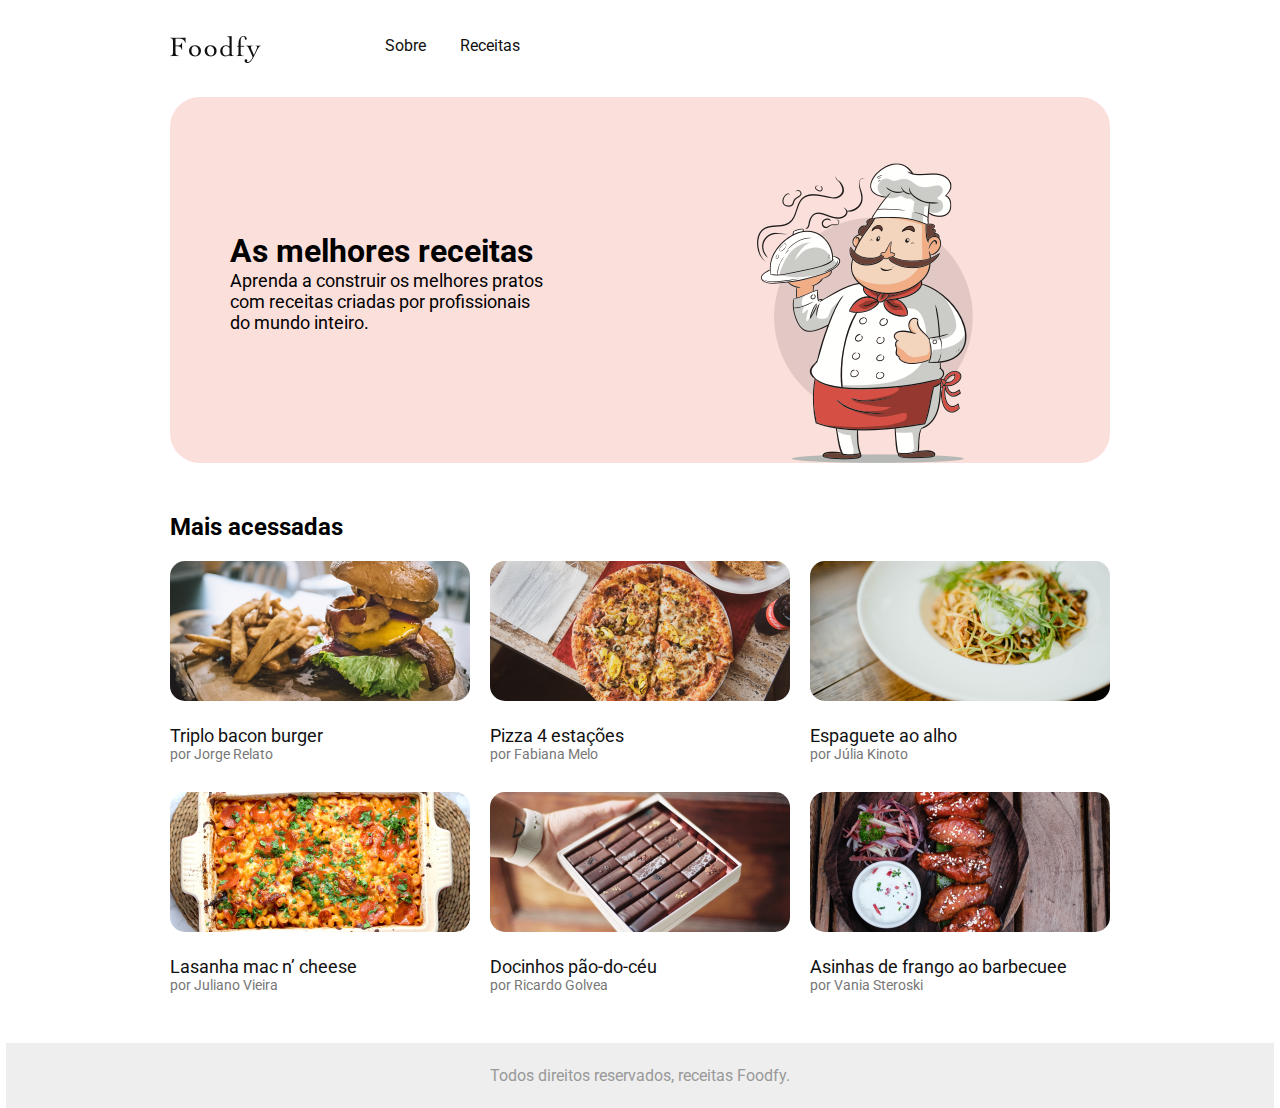
<file: index.html>
<!DOCTYPE html>
<html lang="pt">
<head>
  <meta charset="UTF-8">
  <meta name="viewport" content="width=device-width, initial-scale=1.0">
  <title>Foodfy</title>
  <link rel="stylesheet" href="style.css">
</head>
<body>
  
  <header>
    <div class="header-menu">
      
      <a class="logo" href="/"><img  src="images/logo.png" alt="Foodfy"></a>
      
      <a class="menu" href="about.html">Sobre</a>
      <a class="menu">Receitas</a>
    </div>
  </header>


  <section>
    <div class="banner">
      <div class="text-banner">
        <h2>As melhores receitas</h2>
        <p>Aprenda a construir os melhores pratos com receitas criadas por profissionais do mundo inteiro.</p>
      </div>
      <div>
        <img src="images/chef.png" alt="Foodfy logo">
      </div>
    </div>
  </section>

  <main>
    <div class="cards-main">
      <div>
        <h2>Mais acessadas</h2>
      </div>
      <div class="cards">
        <div class="card">
          <img src="images/burger.png" alt="Burger">
          <p class="recipe-name">Triplo bacon burger</p>
          <p class="recipe-author">por Jorge Relato</p>      
        </div>

        <div class="card">
          <img src="images/pizza.png" alt="Burger">
          <p class="recipe-name">Pizza 4 estações</p>
          <p class="recipe-author">por Fabiana Melo</p>          
        </div>

        <div class="card">
          <img src="images/espaguete.png" alt="Burger">
          <p class="recipe-name">Espaguete ao alho</p>
          <p class="recipe-author">por Júlia Kinoto</p>           
        </div>

        <div class="card">
          <img src="images/lasanha.png" alt="Burger">
          <p class="recipe-name">Lasanha mac n’ cheese</p>
          <p class="recipe-author">por Juliano Vieira</p>            
        </div>

        <div class="card">
          <img src="images/doce.png" alt="Burger">
          <p class="recipe-name">Docinhos pão-do-céu</p>
          <p class="recipe-author">por Ricardo Golvea</p>            
        </div>

        <div class="card">
          <img src="images/asinhas.png" alt="Burger">
          <p class="recipe-name">Asinhas de frango ao barbecuee</p>
          <p class="recipe-author">por Vania Steroski</p>            
        </div>

      </div>
    </div>
  </main>

  <footer>
    <div class="footer">
      <p>Todos direitos reservados, receitas Foodfy.</p>
    </div>
  </footer>

</body>
</html>
</file>
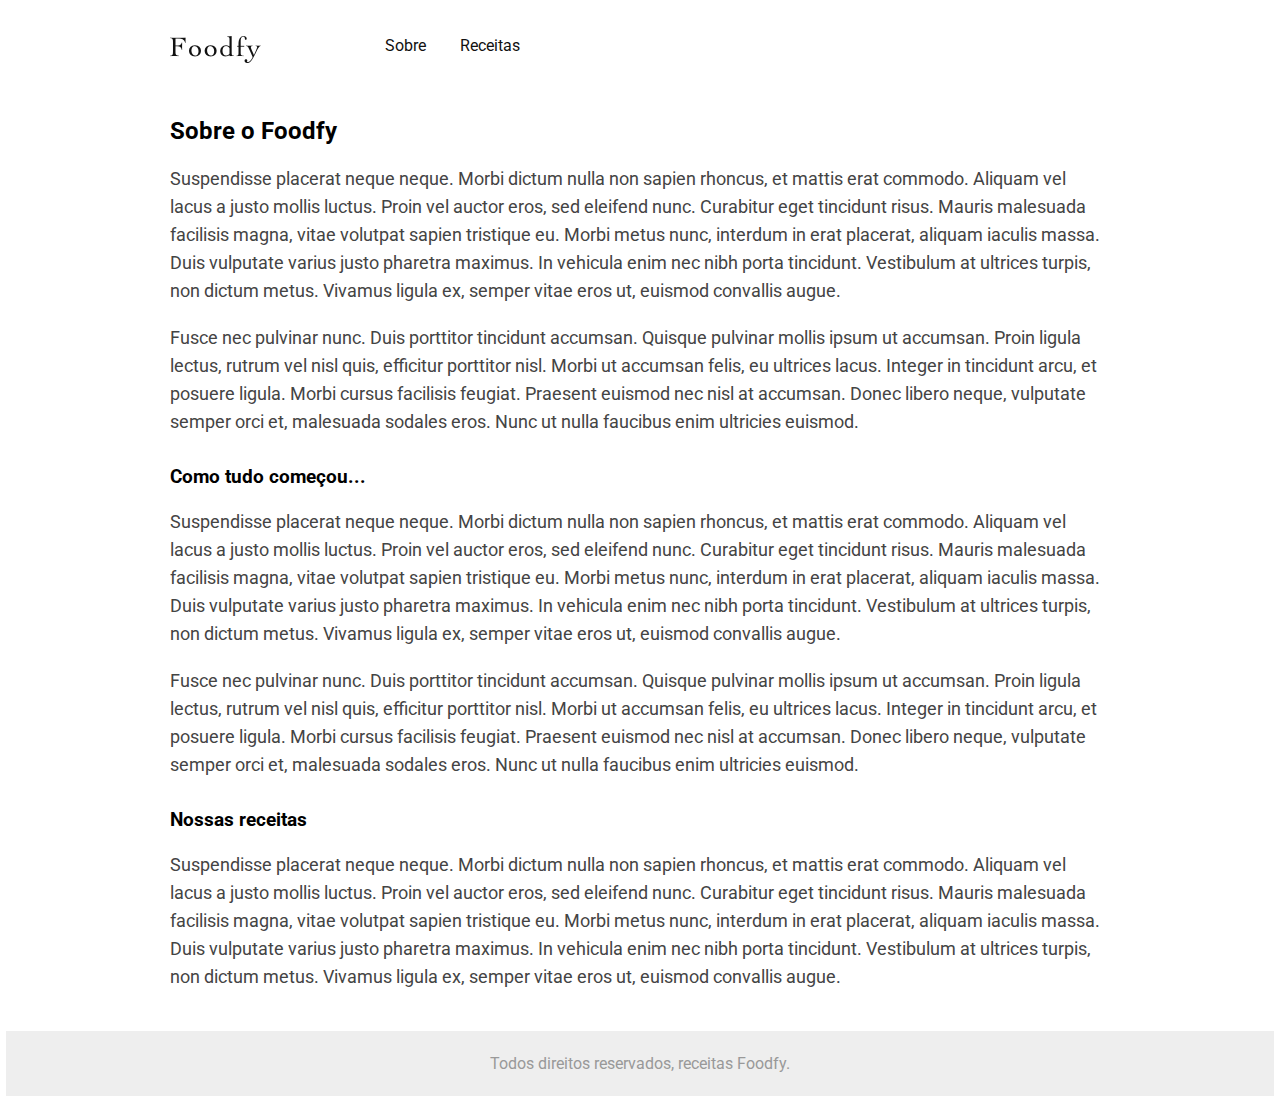
<file: about.html>
<!DOCTYPE html>
<html lang="pt">
<head>
  <meta charset="UTF-8">
  <meta name="viewport" content="width=device-width, initial-scale=1.0">
  <title>Foodfy</title>
  <link rel="stylesheet" href="style.css">
</head>
<body>
  
  <header>
    <div class="header-menu">
      
      <a class="logo" href="index.html"><img  src="images/logo.png" alt="Foodfy"></a>
      
      <a class="menu" href="about.html">Sobre</a>
      <a class="menu" href="recipes.html">Receitas</a>
    </div>
  </header>

  <main>
    <div class="about">
      <div>
        <h2>Sobre o Foodfy</h2>
        <p>
          Suspendisse placerat neque neque. Morbi dictum nulla non sapien rhoncus, et mattis erat commodo. Aliquam vel lacus a justo mollis luctus. Proin vel auctor eros, sed eleifend nunc. Curabitur eget tincidunt risus. Mauris malesuada facilisis magna, vitae volutpat sapien tristique eu. Morbi metus nunc, interdum in erat placerat, aliquam iaculis massa. Duis vulputate varius justo pharetra maximus. In vehicula enim nec nibh porta tincidunt. Vestibulum at ultrices turpis, non dictum metus. Vivamus ligula ex, semper vitae eros ut, euismod convallis augue.
        </p>
        <br>
        <p>
          Fusce nec pulvinar nunc. Duis porttitor tincidunt accumsan. Quisque pulvinar mollis ipsum ut accumsan. Proin ligula lectus, rutrum vel nisl quis, efficitur porttitor nisl. Morbi ut accumsan felis, eu ultrices lacus. Integer in tincidunt arcu, et posuere ligula. Morbi cursus facilisis feugiat. Praesent euismod nec nisl at accumsan. Donec libero neque, vulputate semper orci et, malesuada sodales eros. Nunc ut nulla faucibus enim ultricies euismod.
        </p>
      </div>
      <div>
        <h3>Como tudo começou...</h3>
        <p>
          Suspendisse placerat neque neque. Morbi dictum nulla non sapien rhoncus, et mattis erat commodo. Aliquam vel lacus a justo mollis luctus. Proin vel auctor eros, sed eleifend nunc. Curabitur eget tincidunt risus. Mauris malesuada facilisis magna, vitae volutpat sapien tristique eu. Morbi metus nunc, interdum in erat placerat, aliquam iaculis massa. Duis vulputate varius justo pharetra maximus. In vehicula enim nec nibh porta tincidunt. Vestibulum at ultrices turpis, non dictum metus. Vivamus ligula ex, semper vitae eros ut, euismod convallis augue.
        </p>
        <br>
        <p>
          Fusce nec pulvinar nunc. Duis porttitor tincidunt accumsan. Quisque pulvinar mollis ipsum ut accumsan. Proin ligula lectus, rutrum vel nisl quis, efficitur porttitor nisl. Morbi ut accumsan felis, eu ultrices lacus. Integer in tincidunt arcu, et posuere ligula. Morbi cursus facilisis feugiat. Praesent euismod nec nisl at accumsan. Donec libero neque, vulputate semper orci et, malesuada sodales eros. Nunc ut nulla faucibus enim ultricies euismod.
        </p>
      </div>

      <div>
        <h3>Nossas receitas</h3>
        <p>
          Suspendisse placerat neque neque. Morbi dictum nulla non sapien rhoncus, et mattis erat commodo. Aliquam vel lacus a justo mollis luctus. Proin vel auctor eros, sed eleifend nunc. Curabitur eget tincidunt risus. Mauris malesuada facilisis magna, vitae volutpat sapien tristique eu. Morbi metus nunc, interdum in erat placerat, aliquam iaculis massa. Duis vulputate varius justo pharetra maximus. In vehicula enim nec nibh porta tincidunt. Vestibulum at ultrices turpis, non dictum metus. Vivamus ligula ex, semper vitae eros ut, euismod convallis augue.
        </p>
        
      </div>
    </div>
  </main>


  <footer>
    <div class="footer">
      <p>Todos direitos reservados, receitas Foodfy.</p>
    </div>
  </footer>

</body>
</html>
</file>
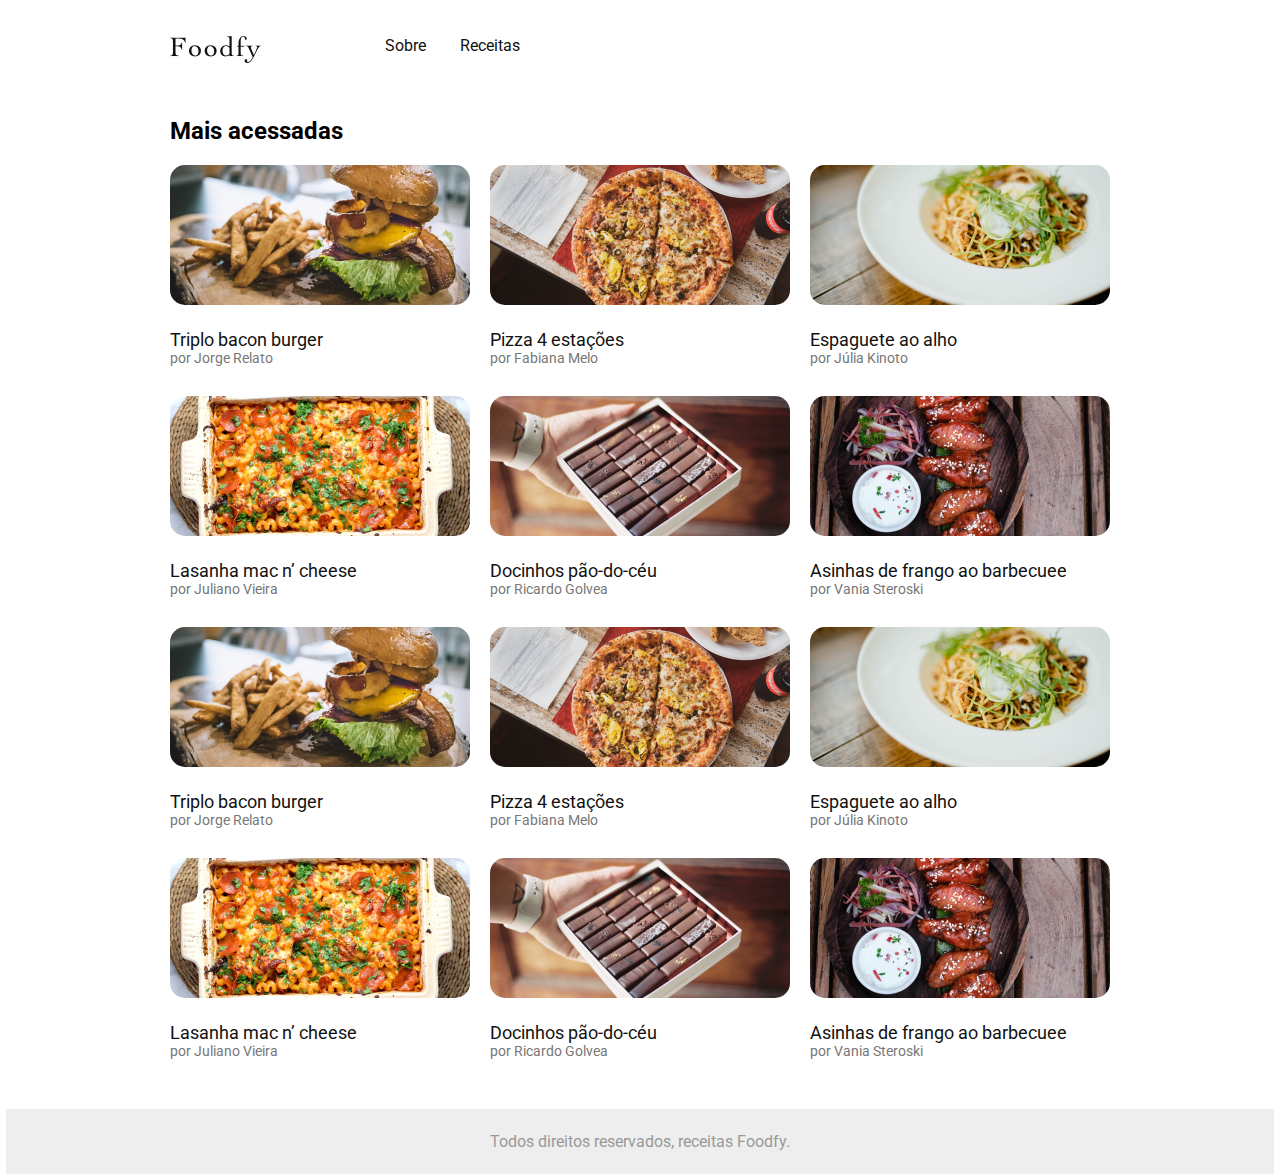
<file: recipes.html>
<!DOCTYPE html>
<html lang="pt">
<head>
  <meta charset="UTF-8">
  <meta name="viewport" content="width=device-width, initial-scale=1.0">
  <title>Foodfy</title>
  <link rel="stylesheet" href="style.css">
</head>
<body>

  <header>
    <div class="header-menu">
      
      <a class="logo" href="/"><img  src="images/logo.png" alt="Foodfy"></a>
      
      <a class="menu" href="about.html">Sobre</a>
      <a class="menu" href="recipes.html">Receitas</a>
    </div>
  </header>

  <main>
    <div class="cards-main">
      <div>
        <h2>Mais acessadas</h2>
      </div>
      <div class="cards">
        <div class="card">
          <img src="images/burger.png" alt="Burger">
          <p class="recipe-name">Triplo bacon burger</p>
          <p class="recipe-author">por Jorge Relato</p>      
        </div>

        <div class="card">
          <img src="images/pizza.png" alt="Burger">
          <p class="recipe-name">Pizza 4 estações</p>
          <p class="recipe-author">por Fabiana Melo</p>          
        </div>

        <div class="card">
          <img src="images/espaguete.png" alt="Burger">
          <p class="recipe-name">Espaguete ao alho</p>
          <p class="recipe-author">por Júlia Kinoto</p>           
        </div>

        <div class="card">
          <img src="images/lasanha.png" alt="Burger">
          <p class="recipe-name">Lasanha mac n’ cheese</p>
          <p class="recipe-author">por Juliano Vieira</p>            
        </div>

        <div class="card">
          <img src="images/doce.png" alt="Burger">
          <p class="recipe-name">Docinhos pão-do-céu</p>
          <p class="recipe-author">por Ricardo Golvea</p>            
        </div>

        <div class="card">
          <img src="images/asinhas.png" alt="Burger">
          <p class="recipe-name">Asinhas de frango ao barbecuee</p>
          <p class="recipe-author">por Vania Steroski</p>            
        </div>

        <div class="card">
          <img src="images/burger.png" alt="Burger">
          <p class="recipe-name">Triplo bacon burger</p>
          <p class="recipe-author">por Jorge Relato</p>      
        </div>

        <div class="card">
          <img src="images/pizza.png" alt="Burger">
          <p class="recipe-name">Pizza 4 estações</p>
          <p class="recipe-author">por Fabiana Melo</p>          
        </div>

        <div class="card">
          <img src="images/espaguete.png" alt="Burger">
          <p class="recipe-name">Espaguete ao alho</p>
          <p class="recipe-author">por Júlia Kinoto</p>           
        </div>

        <div class="card">
          <img src="images/lasanha.png" alt="Burger">
          <p class="recipe-name">Lasanha mac n’ cheese</p>
          <p class="recipe-author">por Juliano Vieira</p>            
        </div>

        <div class="card">
          <img src="images/doce.png" alt="Burger">
          <p class="recipe-name">Docinhos pão-do-céu</p>
          <p class="recipe-author">por Ricardo Golvea</p>            
        </div>

        <div class="card">
          <img src="images/asinhas.png" alt="Burger">
          <p class="recipe-name">Asinhas de frango ao barbecuee</p>
          <p class="recipe-author">por Vania Steroski</p>            
        </div>

      </div>
    </div>
  </main>

  <footer>
    <div class="footer">
      <p>Todos direitos reservados, receitas Foodfy.</p>
    </div>
  </footer>

</body>
</html>
</file>
<file: style.css>
@import url('https://fonts.googleapis.com/css?family=Roboto:400,700&display=swap');

* {
  margin: 0 auto;
  padding: 0;
  border: 0;
}

body {
  font-family: 'Roboto';
}

header, section, main{
  max-width: 940px;
}

/* HEADER */

.header-menu {
  margin: 36px 0 30px 0;
  width: 100%;
}

.menu {
  font-size: 16px;
  margin-right: 30px;
  cursor: pointer;
  vertical-align: top;
  text-decoration: none;
  color: #111111;
}

.menu:hover {
  color: rgb(194, 78, 78);
  font-weight: bold;
}

.logo {
  margin-right: 120px;
}


/* SECTION (BANNER) */

.banner {
  width: 100%;
  background-color: #fbdfdb;
  border-radius: 30px;
  height: 366px;
  display: grid;
  grid-template-columns: 1fr 1fr;
}

.banner img {
  padding: 66px 100px 0px 80px;
}

.text-banner {
  margin-left:60px;
  align-self: center; 
}

.banner h2{
  font-size: 32px;
}

.banner p {
  font-size: 18px;
  max-width: 320px;
}


/* CARDS */

.cards-main {
  margin-top: 50px;
}

.cards-main h2 {
  padding-bottom: 20px;
}

.cards {
  display: grid;
  grid-template-columns: 1fr 1fr 1fr;
  gap: 20px;
}

.card img {
  width: 300px;
  border-radius: 15px;
  /* margin-top: 30px; */
}

.recipe-name {
  font-size: 18px;
  color: #111111;
  margin-top: 20px;
}

.recipe-author {
  font-size: 14px;
  color: #777777;
  margin-bottom: 10px;
}

/* ABOUT PAGE */
.about {
  margin-top: 50px;
}

.about p{
  font-size: 18px;
  line-height: 28px;
  color: #444444;
}

.about h2, h3 {
  margin-bottom: 20px;
}

.about h3 {
  margin-top: 30px;
}

/* FOOTER */
.footer {
  margin-top: 40px;
  width: 99vw;
  background-color: #eeeeee;
  text-align: center;
}

.footer p {
  padding: 23px;
  color: #999999;
}



/* RECIPES PAGE */

.banner-recipe {
  height: 280px;
  overflow: hidden;
  border-radius: 15px;
}


.banner-recipe img {
  width: 100%;
  
}

.title-recipe {
  text-align: center;
  margin-top: 50px;
}

.recipe {
  margin-top: 78px;
}
</file>
